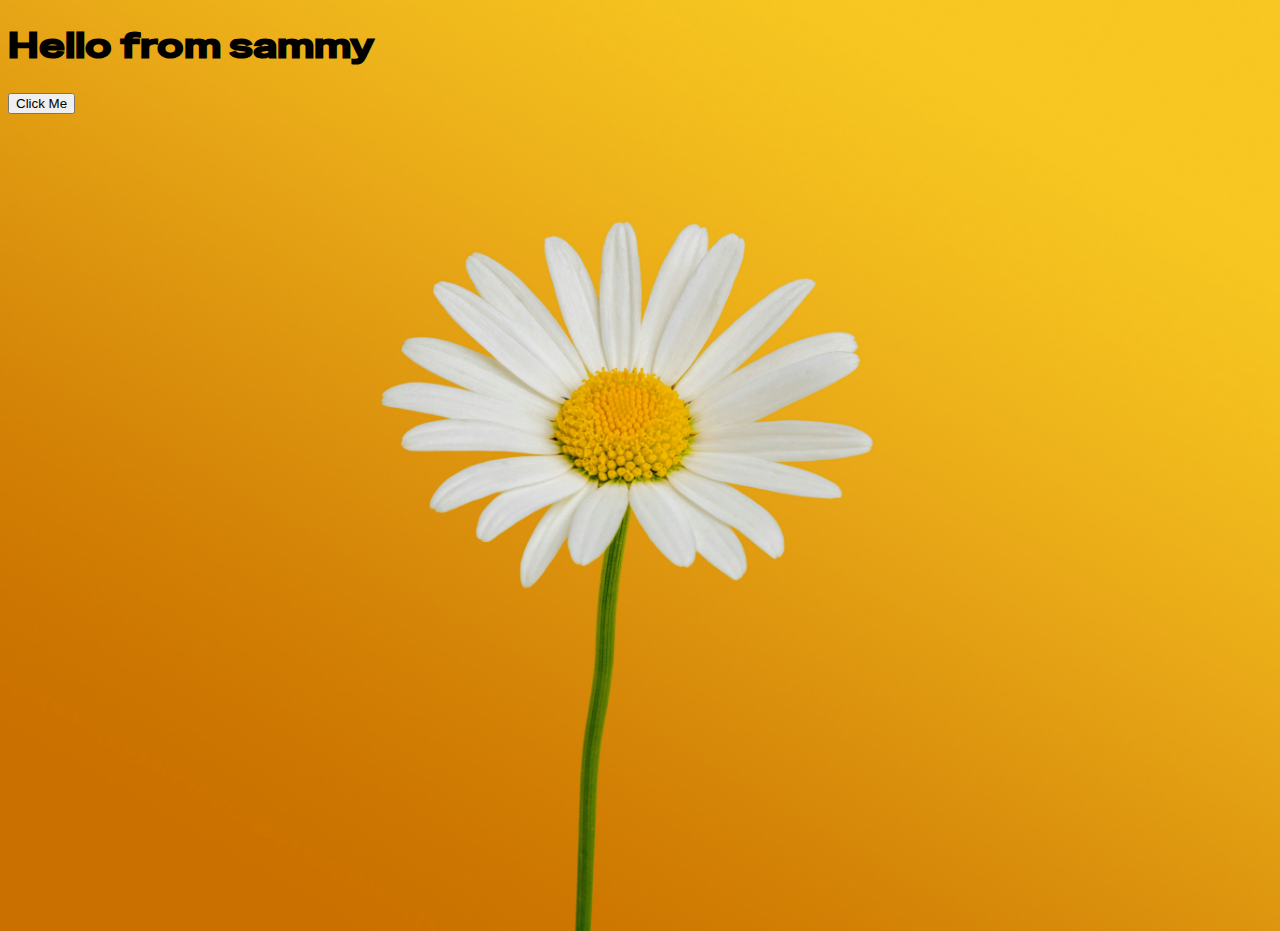
<file: index.html>
<!DOCTYPE html>
<html lang="en">
<head>
    <meta charset="UTF-8">
    <meta name="viewport" content="width=device-width, initial-scale=1.0">
    <title>Document</title>
    <link rel="stylesheet" href="CSS/style.css">
</head>
<body >
    
    <h1 class="title">Hello from sammy</h1>
    <button class="btn">Click Me</button>

   <script src="./app.js"></script>

</body>
</html>
</file>
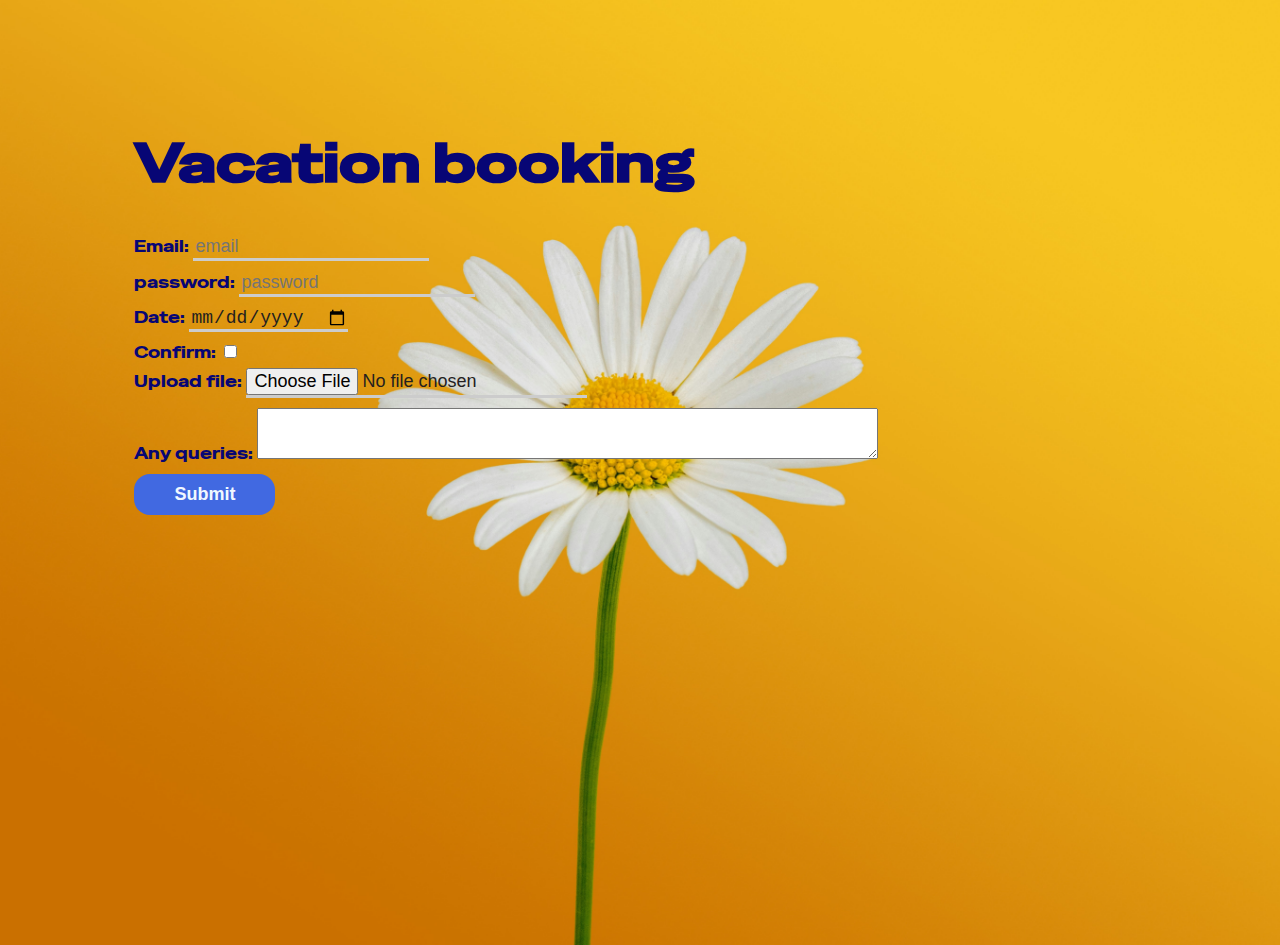
<file: contact.html>
<!DOCTYPE html>
<html lang="en">

<head>
    <meta charset="UTF-8">
    <meta name="viewport" content="width=device-width, initial-scale=1.0">
    <title>Booking site</title>
     <link rel="stylesheet" href="https://cdnjs.cloudflare.com/ajax/libs/font-awesome/6.5.0/css/all.min.css">
    <link rel="stylesheet" href="style2.css">
    


</head>

<body>
    <div class="container">
        <form action="thankyou.htm" method="get">
            
            <h1>Vacation booking </h1>

            <div class="box">
                <i class="fa-sharp fa-thin fa-envelope"></i>
                <label for="email">Email:</label>
                <input type="email" placeholder="email">
            </div>

            <div class="box">
                <i class="fa-sharp fa-light fa-pen-to-square"></i>
                <label for="password">password:</label>
                <input type="password" placeholder="password">
            </div>

            <div class="box">
                <i class="fa-sharp fa-light fa-calendar-days"></i>
                <label for="date">Date:</label>
                <input type="date" placeholder="Date">
            </div>

            <div class="box">
                <i class="fa-sharp fa-light fa-sparkles"></i>
                <label>Confirm:</label>
                <input type="checkbox" placeholder="checkbox">
            </div>
            
            <div class="box">
                <i class="fa-sharp fa-light fa-arrow-up"></i>
                <label >Upload file:</label>
                <input type="file" name="" id=""><br>
            </div>

            <div class="box">
                <label for="type">Any queries:</label>
                <textarea name="" id="" rows="3" cols="75"></textarea>
            </div>
            
            <div class="box">
                <button class="btn" type="submit">Submit</button>
            </div>
            <br>

        </form>
    </div>
</body>

</html>
</file>
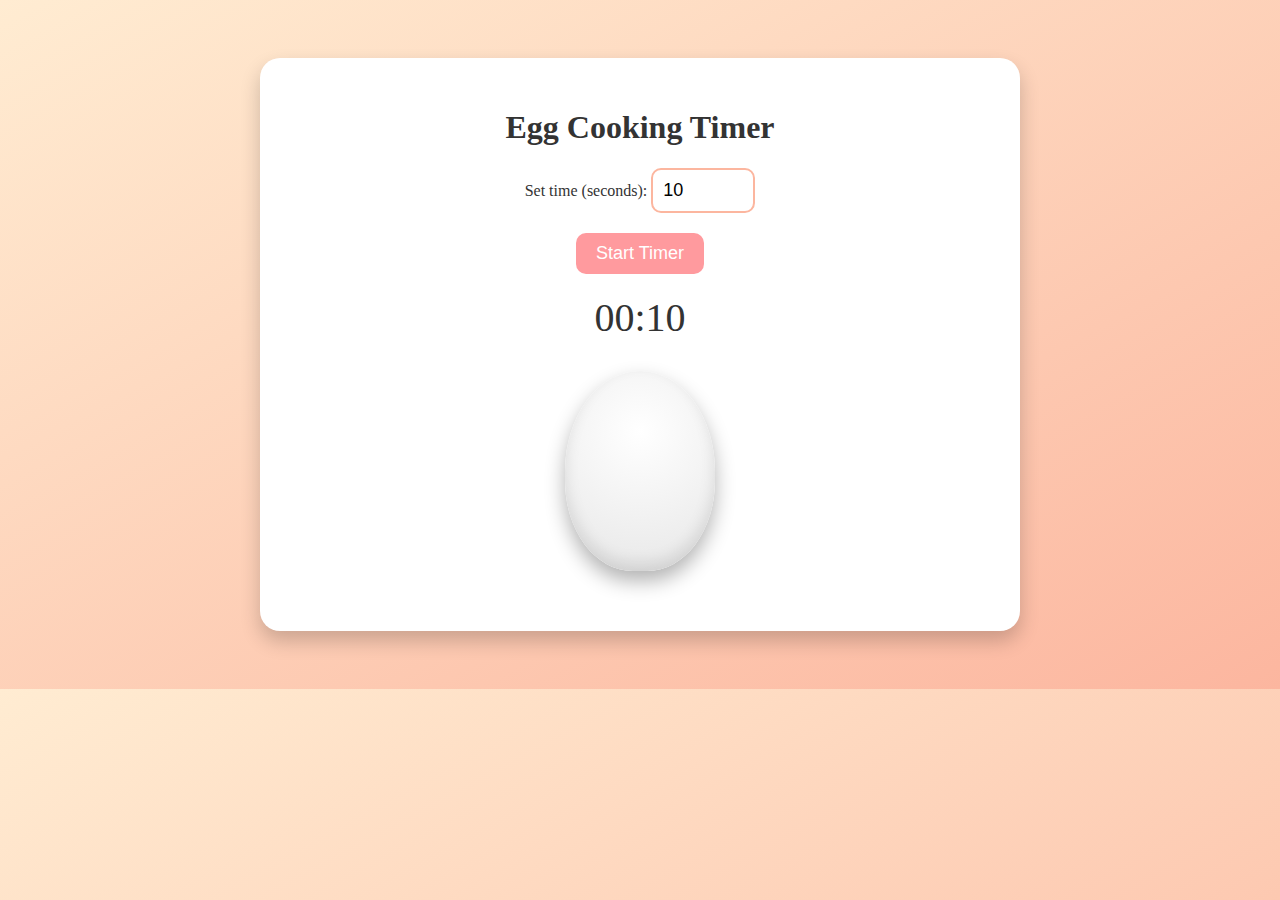
<file: egg.html>
<!DOCTYPE html>
<html lang="en">

<head>
  <meta charset="UTF-8">
  <meta name="viewport" content="width=device-width, initial-scale=1.0">
  <title>Egg Timer</title>
  <link rel="stylesheet" href="eggstyle.css">
</head>

<body>
  <div class="container wider">
    <h1>Egg Cooking Timer</h1>
    <label>Set time (seconds): </label>
    <input type="number" id="timeInput" min="1" value="10">
    <br>
    <button onclick="startTimer()">Start Timer</button>
    <div id="timerDisplay">00:10</div>
    <div class="egg">
      <div class="chicken" id="chicken"></div>
    </div>
    <div id="message" class="message"></div>
<button id="resetBtn" onclick="resetTimer()" style="display: none;">Reset</button>
<audio id="dingSound" src="https://www.soundjay.com/buttons/sounds/button-3.mp3"></audio>

  </div>

 <script>
  let timer;
  let countdown;

  function startTimer() {
    const timeInput = document.getElementById('timeInput');
    let seconds = parseInt(timeInput.value);
    const timerDisplay = document.getElementById('timerDisplay');
    const chicken = document.getElementById('chicken');
    const message = document.getElementById('message');
    const resetBtn = document.getElementById('resetBtn');
    const dingSound = document.getElementById('dingSound');

    clearInterval(timer);
    chicken.classList.remove('pop');
    message.textContent = "";
    message.classList.remove('fade-bounce');
    resetBtn.style.display = 'none';

    countdown = seconds;
    timerDisplay.textContent = formatTime(countdown);

    timer = setInterval(() => {
      countdown--;
      timerDisplay.textContent = formatTime(countdown);

      if (countdown <= 0) {
        clearInterval(timer);
        chicken.classList.add('pop');
        message.textContent = "Your eggs are done!";
        message.classList.add('fade-bounce');
        dingSound.play();
        resetBtn.style.display = 'inline-block';
      }
    }, 1000);
  }

  function resetTimer() {
    clearInterval(timer);
    document.getElementById('timerDisplay').textContent = "00:00";
    document.getElementById('chicken').classList.remove('pop');
    document.getElementById('message').textContent = "";
    document.getElementById('message').classList.remove('fade-bounce');
    document.getElementById('resetBtn').style.display = 'none';
  }

  function formatTime(seconds) {
    const mins = Math.floor(seconds / 60).toString().padStart(2, '0');
    const secs = (seconds % 60).toString().padStart(2, '0');
    return `${mins}:${secs}`;
  }
</script>

</body>

</html>
</file>
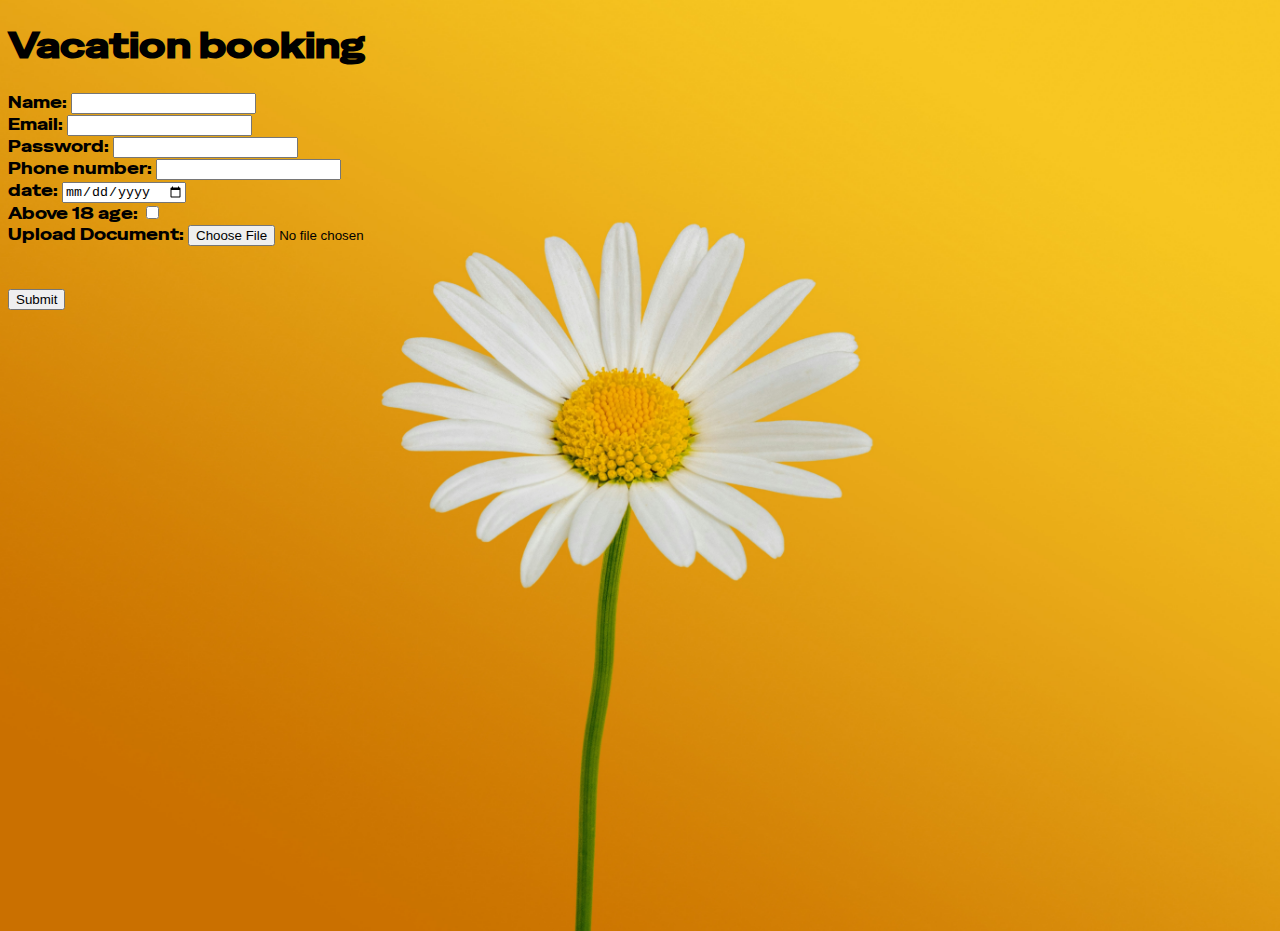
<file: form.html>
<!DOCTYPE html>
<html lang="en">
<head>
    <meta charset="UTF-8">
    <meta name="viewport" content="width=device-width, initial-scale=1.0">
    <title>HillStation</title>
    <link rel="stylesheet" href="CSS/style.css">

</head>
<body>
    <form> 
        <h1>Vacation booking </h1>

        <label>  Name: </label>
        <input type="text"> <br>

        <label>  Email: </label>
        <input type="email"> <br>

        <label>  Password: </label>
        <input type="password"> <br>

        <label>  Phone number: </label>
        <input type="number"> <br>

        <label>  date: </label>
        <input type="date"> <br>

        <label> Above 18 age: </label>
        <input type="checkbox"> <br>

        <label> Upload Document: </label>
        <input type="file"> <br>
        <br>
        <br>

       
        

        <button class="btn">Submit</button>
    </form>
</body>
</html>
</file>
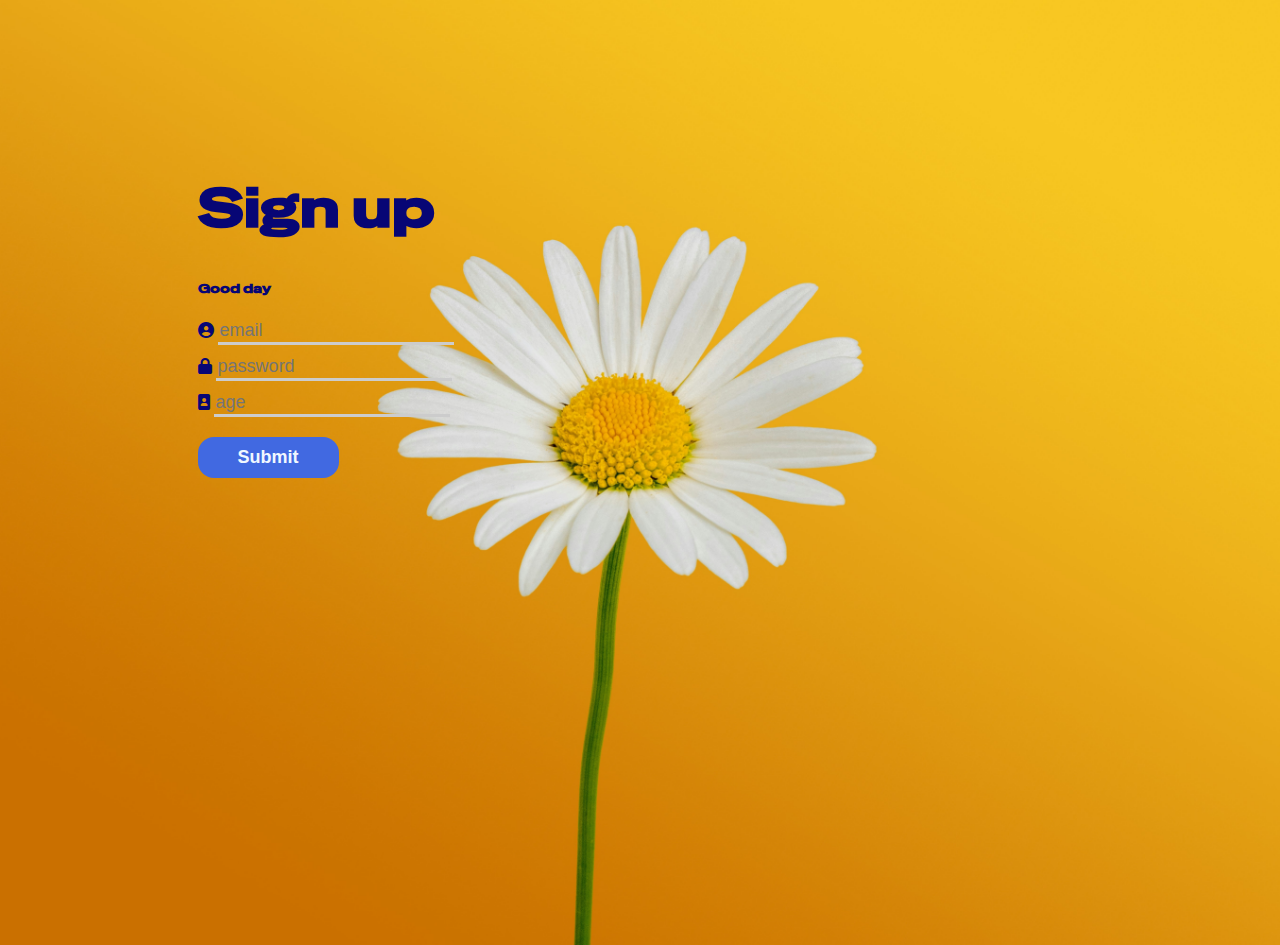
<file: login.html>
<!DOCTYPE html>
<html lang="en">

<head>
    <meta charset="UTF-8">
    <meta name="viewport" content="width=device-width, initial-scale=1.0">
    <title>Log in</title>
   <link rel="stylesheet" href="https://cdnjs.cloudflare.com/ajax/libs/font-awesome/6.5.0/css/all.min.css">
    <link rel="stylesheet" href="loginstyle.css">
</head>

<body>
    <div class="container">

        <h1>Sign up</h1>
        <h5>Good day</h5>

        <form action="contact.html" method="get">

            <div class="box">
                <i class="fa-duotone fa-solid fa-circle-user"></i>
                <input type="email" placeholder="email">
            </div>

        <div class="box">
            <i class="fa-duotone fa-solid fa-lock"></i>
            <input type="password" placeholder="password">

         <div class="box">
            <i class="fa-duotone fa-solid fa-image-portrait"></i>
            <input type="number" placeholder="age">
            <br>
        <button class="btn" type="submit">Submit</button>
    </div>
    </form>

</body>

</html>
</file>
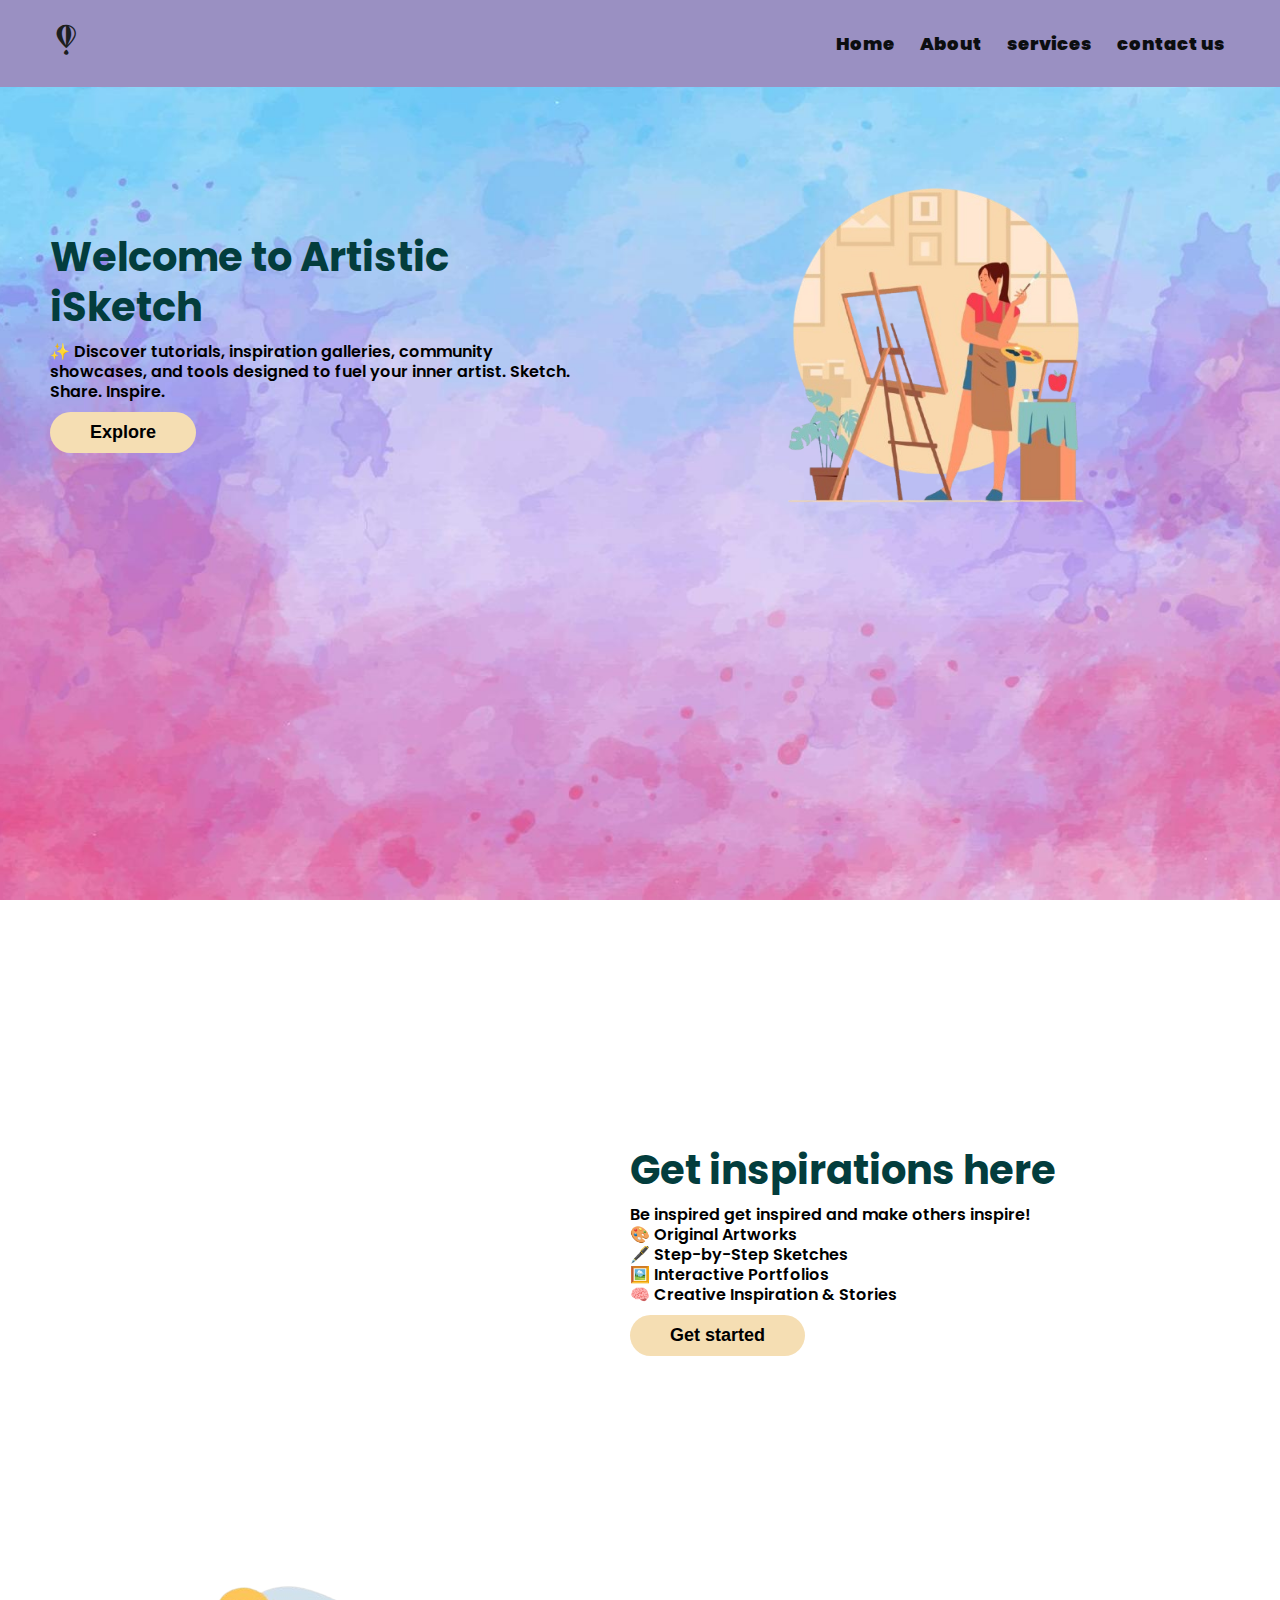
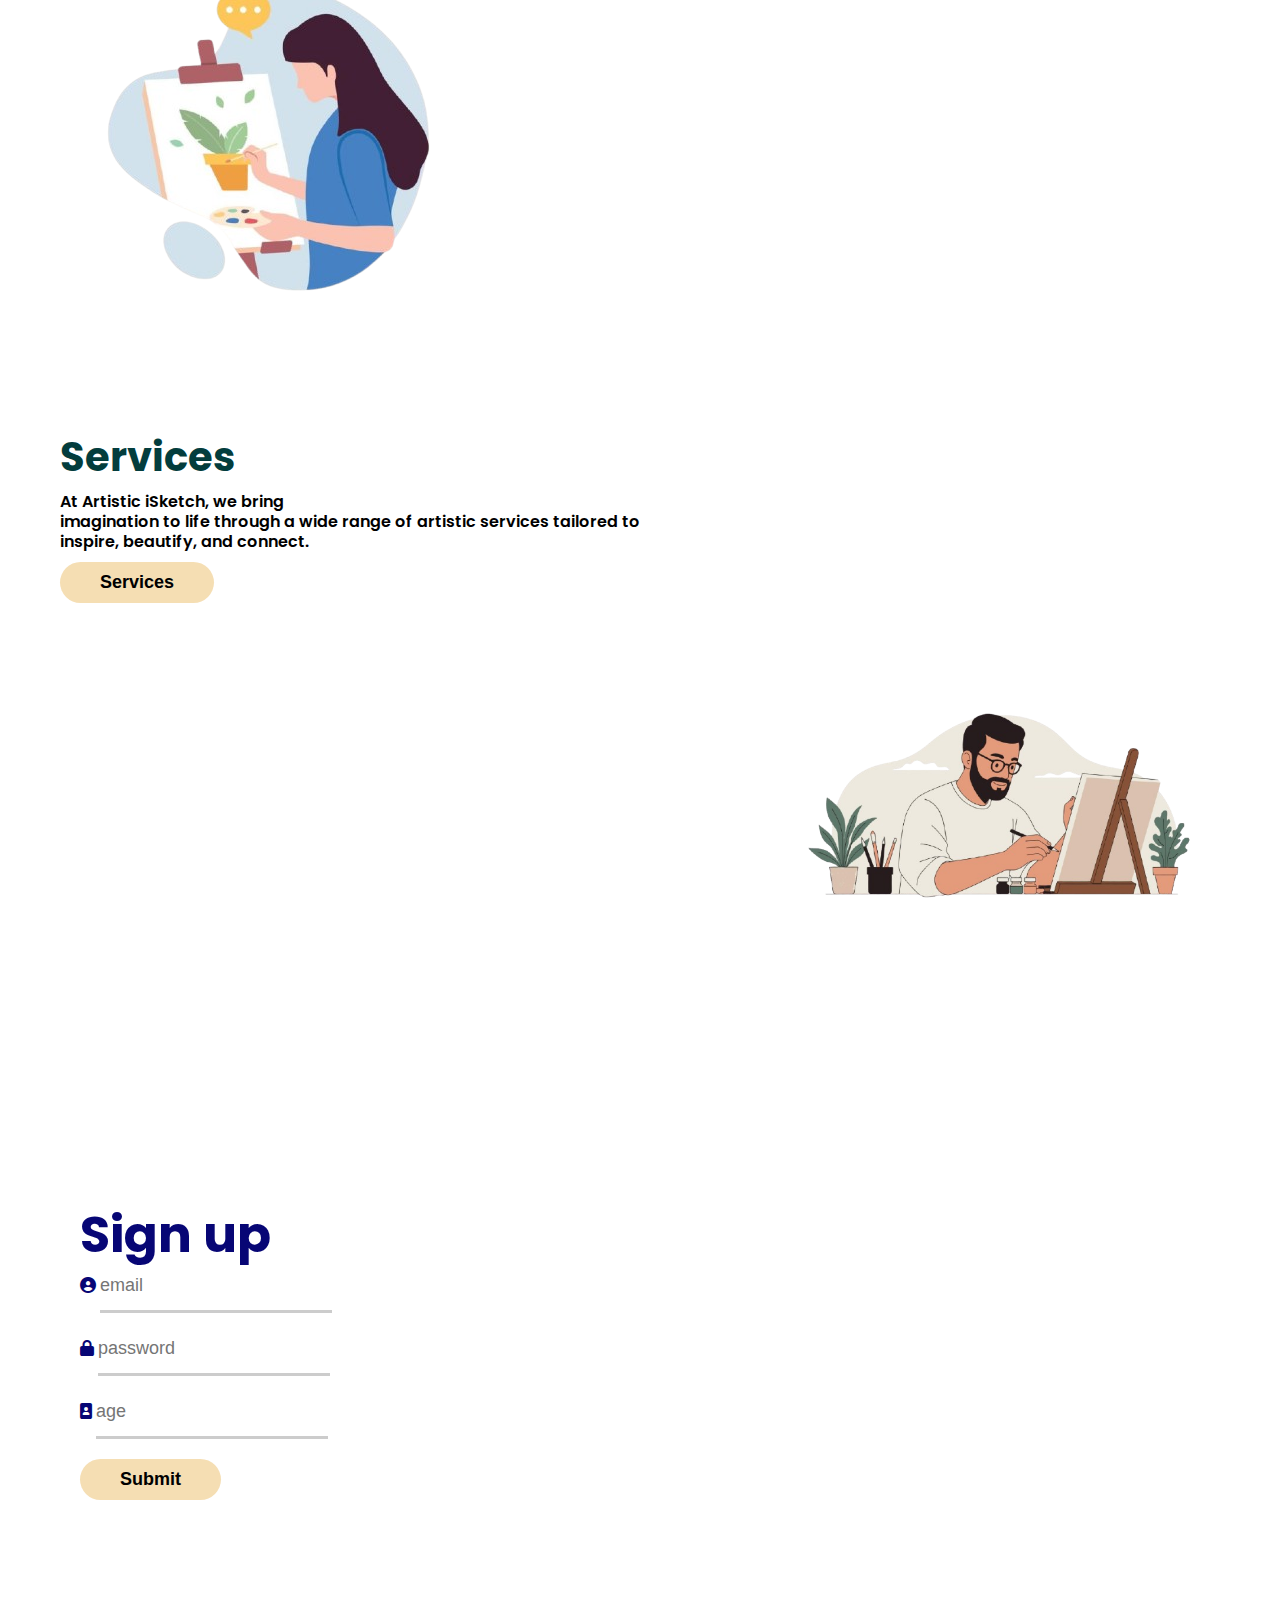
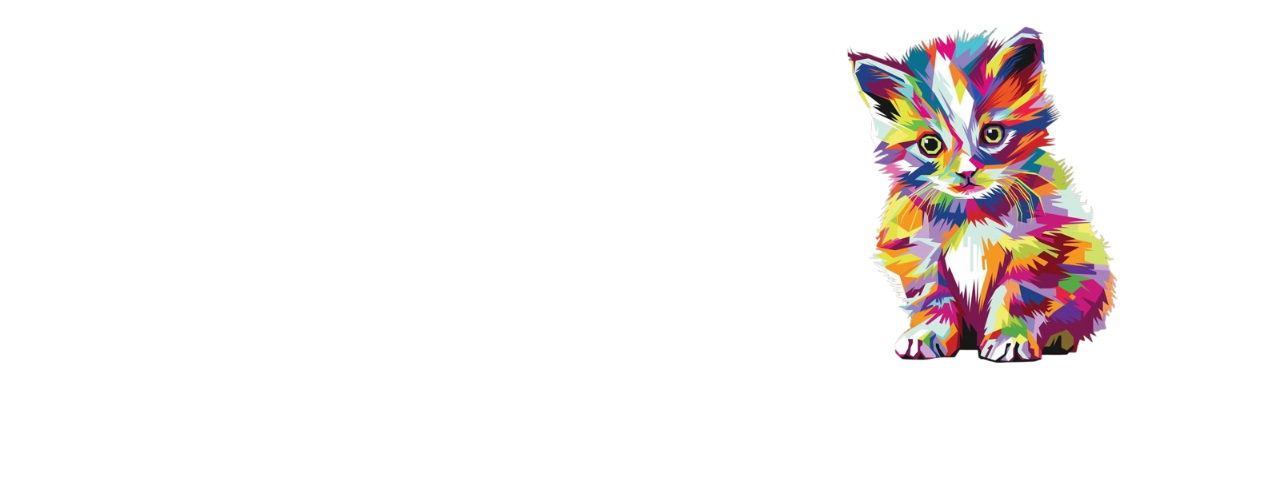
<file: nav.html>
<!DOCTYPE html>
<html lang="en">

<head>
    <meta charset="UTF-8">
    <meta name="viewport" content="width=device-width, initial-scale=1.0">
    <title>Navigation</title>
    <link rel="stylesheet" href="CSS/navStyle.css">
    <link rel="stylesheet" href="https://cdnjs.cloudflare.com/ajax/libs/font-awesome/6.5.0/css/all.min.css">
    <link rel="stylesheet" href="https://unpkg.com/aos@next/dist/aos.css" />
</head>

<body>
   
    <header>

        <nav>
            <ul>
                <i class="fa-brands fa-fly"></i>
                <li><a href="#Home">Home</a></li>
                <li><a href="#about">About</a></li>
                <li><a href="#services">services</a></li>
                <li><a href="#contact">contact us</a></li>
            </ul>
        </nav>

    </header>


    <main>
        <div class="container" id="Home">

            <div class="left">
                <div class="content">
                    <h1 class="title">Welcome to Artistic iSketch </h1>

                    <div class="para">✨ Discover tutorials, inspiration galleries, community showcases, and tools
                        designed to fuel your inner artist. Sketch. Share. Inspire. </div>

                    <button class="btn">Explore</button>
                </div>
            </div>
            <div class="right">
                <div class="imgContainer">
                    <img data-aos="slide-up" width="400" src="./img/art1.png" alt="">
                </div>
            </div>
        </div>

        <div class="aboutContainer">

            <div class="aboutLeft" id="about">

                <div class="aboutImgcon">
                    <img data-aos="slide-up" width="500" src="./img/artbg1.png" alt="">
                </div>
            </div>

            <div class="aboutRight">

                <div class="aboutContent">
                    <h1 class="aboutTitle"> Get inspirations here</h1>
                    <div class="aboutPara"> Be inspired get inspired and make others inspire! <br>
                        🎨 Original Artworks <br>🖋️ Step-by-Step Sketches <br>🖼️ Interactive Portfolios <br>🧠
                        Creative Inspiration & Stories
                    </div>
                    <button class="btn">Get started</button>

                </div>
            </div>
        </div>

        <div class="servContainer" id="services">
            <div class="servContent">
                <div class="servLeft">

                    <h1 class="title">Services</h1>
                    <div class="servPara">At Artistic iSketch, we bring <br>imagination to life through a wide range of artistic services tailored to inspire, beautify, and connect.</div>
                    <button class="btn">Services</button>
                </div>

                <div class="servRight">

                    <div class="servImg">
                        <img data-aos="slide-up" width="400" src="./img/enterbg.png" alt="">
                    </div>

                </div>
            </div>
        </div>

        <div class="contactContainer" id="contact">
            <div class="contactContent">
                <div class="contactLeft">

                    <h1>Sign up</h1>

                    <form action="thankyou.html" method="get">
                    <div class="box">
                        
                        <i class="fa-duotone fa-solid fa-circle-user"></i>
                        <input type="email" placeholder="email">
                    </div>

                    <div class="box">
                        <i class="fa-duotone fa-solid fa-lock"></i>
                        <input type="password" placeholder="password">

                        <div class="box">
                            <i class="fa-duotone fa-solid fa-image-portrait"></i>
                            <input type="number" placeholder="age">
                            <br>
                            <button class="btn" type="submit">Submit</button>

                        </div>
                    </div>
                </div>
            </form>

                <div class="contactRight">
                    <div class="contactImg">
                        <img data-aos="slide-up" width="400" src="./img/cat.png" alt="">

                    </div>
                </div>
            </div>
    </main>



    <script src="https://unpkg.com/aos@next/dist/aos.js"></script>
    <script>
        AOS.init({
            delay: 200,
            duration: 1000,
        });
    </script>
</body>

</html>
</file>
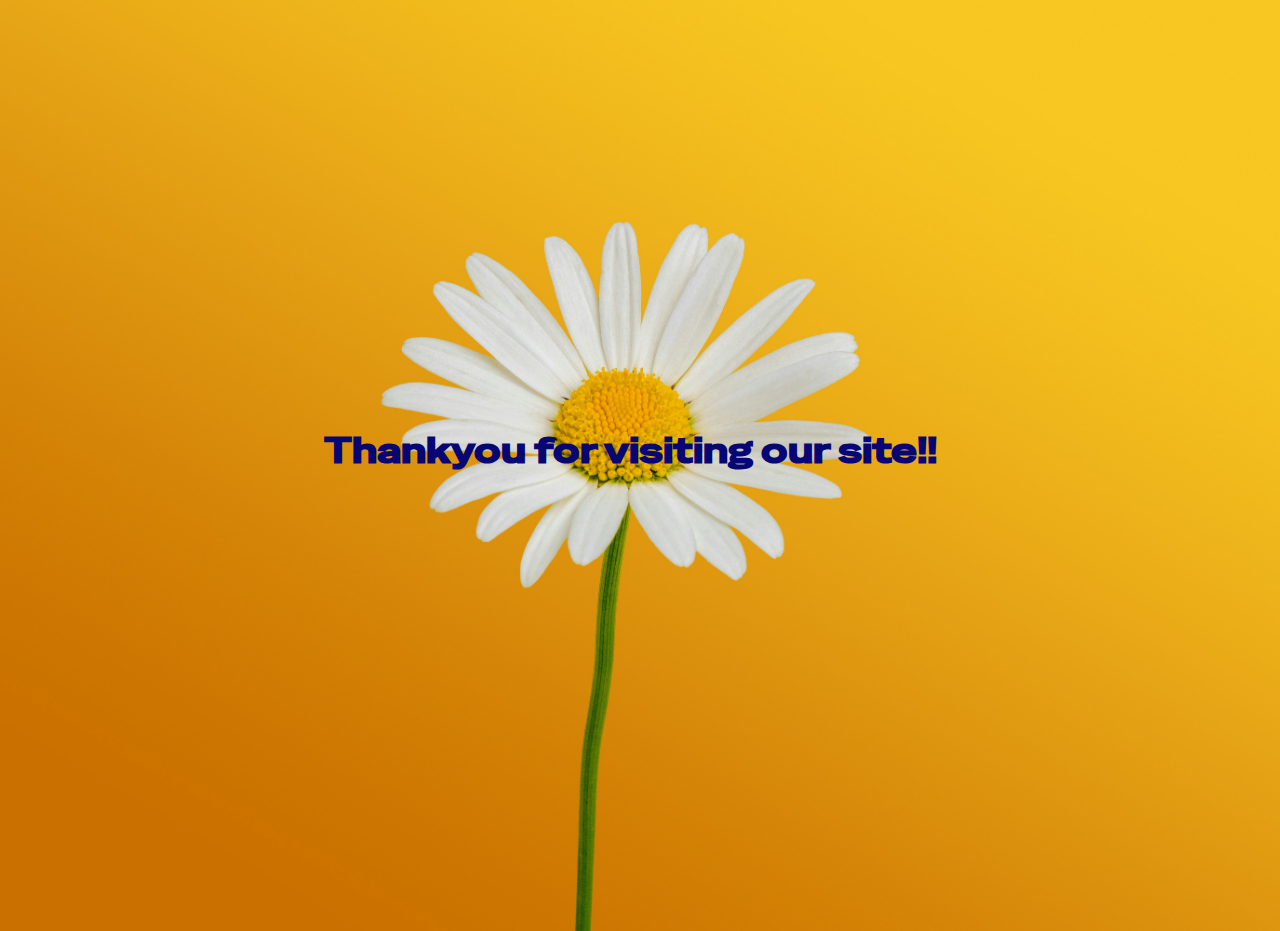
<file: thankyou.htm>
<!DOCTYPE html>
<html lang="en">
<head>
    <meta charset="UTF-8">
    <meta name="viewport" content="width=device-width, initial-scale=1.0">
    <title>thankyou!</title>
    <link rel="stylesheet" href="TYstyle.css">
</head>
<body>
    
    <div class="container">
        <h1>Thankyou for visiting our site!!</h1>

    </div>
</body>
</html>
</file>
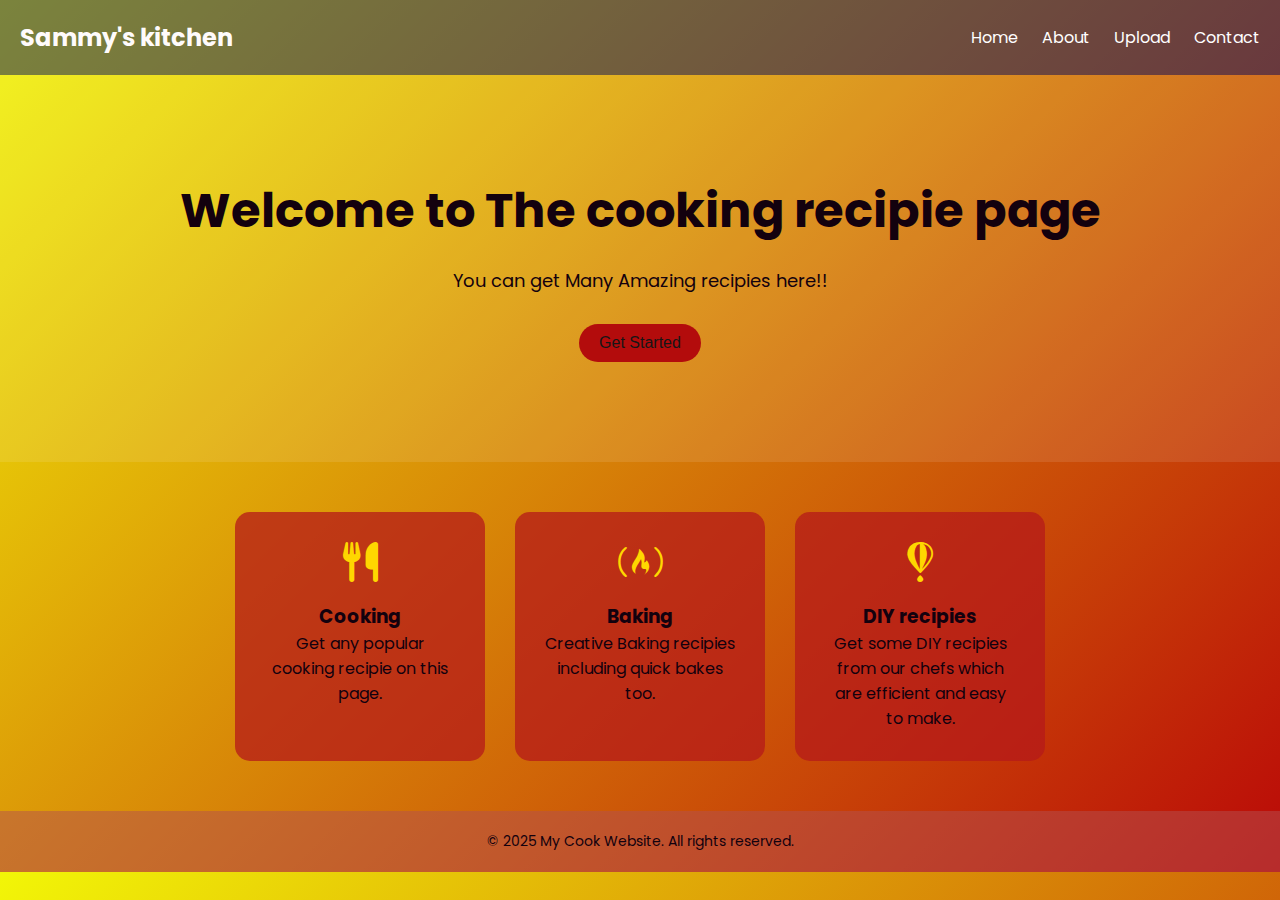
<file: website.html>
<!DOCTYPE html>
<html lang="en">
<head>
    <meta charset="UTF-8">
    <meta name="viewport" content="width=device-width, initial-scale=1.0">
    <title>cooking Website</title>
    <link rel="stylesheet" href="webStyle.css">
    <!-- Google Fonts -->
    <link href="https://fonts.googleapis.com/css2?family=Poppins:wght@400;700&display=swap" rel="stylesheet">
    <!-- Font Awesome Icons -->
    <link rel="stylesheet" href="https://cdnjs.cloudflare.com/ajax/libs/font-awesome/6.4.0/css/all.min.css">
</head>
<body>

    <!-- Navigation Bar -->
    <nav class="navbar">
        <h1>Sammy's kitchen</h1>
        <div class="nav-links">
            <a href="#">Home</a>
            <a href="#">About</a>
            <a href="#">Upload</a>
            <a href="#">Contact</a>
        </div>
    </nav>

    <!-- Hero Section -->
    <header class="hero">
        <h2>Welcome to The cooking recipie page</h2>
        <p>You can get Many Amazing recipies here!!</p>
        <button type="submit">Get Started</button>
    </header>   

    <!-- Card Section -->
    <section class="cards">
        <div class="card">
           <i class="fa-solid fa-utensils"></i>
            <h3>Cooking</h3>
            <p>Get any popular cooking recipie on this page.</p>
        </div>
        <div class="card">
            <i class="fa-brands fa-free-code-camp"></i>
            <h3>Baking</h3>
            <p>Creative Baking recipies including quick bakes too.</p>
        </div>
        <div class="card">
            <i class="fa-brands fa-fly"></i>
            <h3>DIY recipies</h3>
            <p>Get some DIY recipies from our chefs which are efficient and easy to make.</p>
        </div>
    </section>

    <!-- Footer -->
    <footer>
        <p>&copy; 2025 My Cook Website. All rights reserved.</p>
    </footer>

</body>
</html>
</file>
<file: CSS/style.css>
@import url('https://fonts.googleapis.com/css2?family=Playfair+Display:ital,wght@0,400..900;1,400..900&family=Special+Gothic+Expanded+One&display=swap');

body {
    height: 100vh;
    background: url('../img/flower.jpg') no-repeat center / cover;
    font-family: "Special Gothic Expanded One", sans-serif;
    font-weight: 400;
    font-style: normal;
}

.container{
    position: relative;
    left: 25%;
    top: 45%;
    color: rgb(7, 6, 117);
}

h1{
    font-size: 35px;
}
</file>
<file: style2.css>
@import url('https://fonts.googleapis.com/css2?family=Playfair+Display:ital,wght@0,400..900;1,400..900&family=Special+Gothic+Expanded+One&display=swap');

body {
    height: 100vh;
    background: url('../img/flower.jpg') no-repeat center / cover;
    
   
    font-family: "Special Gothic Expanded One", sans-serif;
    font-weight: 400;
    font-style: normal;
}

.container{
    position: relative;
    left: 10%;
    top: 10%;
    color: rgb(7, 6, 117);
}

h1{
    font-size: 55px;
}

input{
    outline: none;
    border: none;
    font-size: 18px;
    border-bottom: 3px solid #ccc;
    margin-bottom: 10px;
    background: transparent;
    color:#241f1f;
}

.btn{
    outline: none;
    border: none;
    padding: 10px 40px;
    background: royalblue;
    color: aliceblue;
    margin-top: 10px;
    font-size: 18px;
    font-weight: bolder;
    border-radius: 16px;

}
.btn:hover{
    background: rgb(15, 15, 50);
    
}
</file>
<file: eggstyle.css>
body {
  background: linear-gradient(to bottom right, #ffecd2, #fcb69f);
  font-family: 'Comic Sans MS', cursive;
  text-align: center;
  padding: 50px;
  color: #333;
  
}

.container {
  background: #fff;
  padding: 30px;
  border-radius: 20px;
  box-shadow: 0 10px 20px rgba(0, 0, 0, 0.2);
  display: inline-block;
  position: relative;
  max-width: 500px;
  width: 90%;
}

.container.wider {
  max-width: 700px;
}

input[type="number"] {
  padding: 10px;
  width: 80px;
  border-radius: 10px;
  border: 2px solid #fcb69f;
  font-size: 18px;
}

button {
  margin-top: 20px;
  padding: 10px 20px;
  border: none;
  background-color: #ff9a9e;
  color: white;
  font-size: 18px;
  border-radius: 10px;
  cursor: pointer;
  transition: background-color 0.3s;
}

button:hover {
  background-color: #f67280;
}

#timerDisplay {
  font-size: 40px;
  margin-top: 20px;
}

.egg {
  width: 150px;
  height: 200px;
  background: radial-gradient(circle at 50% 30%, #fff, #e6e6e6);
  border-radius: 50% 50% 45% 45%;
  margin: 30px auto;
  position: relative;
  box-shadow: inset 0 -8px 15px rgba(0, 0, 0, 0.1),
              0 10px 20px rgba(0, 0, 0, 0.3);
  transition: transform 0.5s ease;
}

.chicken {
  position: absolute;
  top: 50%;
  left: 50%;
  transform: translate(-50%, -50%) scale(0);
  width: 100px;
  height: 100px;
  background: url('../img/chickenbg.PNG') no-repeat center/contain;
  transition: transform 0.6s ease;
}

.pop {
  transform: translate(-50%, -50%) scale(1);
}

.message {
  font-size: 24px;
  margin-top: 20px;
  color: #f67280;
  opacity: 0;
  transform: scale(0.8);
  transition: all 0.5s ease-out;
}

.fade-bounce {
  opacity: 1;
  animation: bounce 1s ease;
  transform: scale(1);
}

@keyframes bounce {
  0%   { transform: scale(1); }
  50%  { transform: scale(1.2); }
  70%  { transform: scale(0.9); }
  100% { transform: scale(1); }
}

#resetBtn {
  margin-top: 20px;
  padding: 10px 20px;
  background-color: #77dd77;
  color: white;
  border: none;
  border-radius: 10px;
  font-size: 16px;
  cursor: pointer;
  transition: background-color 0.3s ease;
}

#resetBtn:hover {
  background-color: #66cc66;
}
</file>
<file: loginstyle.css>
@import url('https://fonts.googleapis.com/css2?family=Playfair+Display:ital,wght@0,400..900;1,400..900&family=Special+Gothic+Expanded+One&display=swap');

body {
    height: 100vh;
    
    background: url('../img/flower.jpg') no-repeat center / cover;
    font-family: "Special Gothic Expanded One", sans-serif;
    font-weight: 400;
    font-style: normal;
}

.container{
    position: relative;
    left: 15%;
    top: 15%;
    color: rgb(7, 6, 117);
}

h1{
    font-size: 55px;
}

input{
    outline: none;
    border: none;
    font-size: 18px;
    border-bottom: 3px solid #ccc;
    margin-bottom: 10px;
    background: transparent;
    color:#241f1f;
}

.btn{
    outline: none;
    border: none;
    padding: 10px 40px;
    background: royalblue;
    color: aliceblue;
    margin-top: 10px;
    font-size: 18px;
    font-weight: bolder;
    border-radius: 16px;
  

}
.btn:hover{
    background: rgb(15, 15, 50);
    
}
</file>
<file: CSS/navStyle.css>
@import url('https://fonts.googleapis.com/css2?family=Poppins:ital,wght@0,100;0,200;0,300;0,400;0,500;0,600;0,700;0,800;0,900;1,100;1,200;1,300;1,400;1,500;1,600;1,700;1,800;1,900&display=swap');

* {
    margin: 0%;
    padding: 0%;

}

body {
    height: 100vh;
    font-family: "Poppins", sans-serif;
    font-weight: 600;
    font-style: normal;
    background: url('../img/background.jpg') no-repeat center / cover fixed;
}

header {
    background: rgb(154, 144, 194);

}

ul {
    display: flex;
    padding: 30px;
    justify-content: end;
}

li {
    list-style: none;
    margin-right: 25px;
}

a {
    color: rgb(135, 66, 72);
    text-decoration: none;
    font-size: large;
    font-weight: bolder;
    color: rgb(12, 14, 16);
    border-radius: 0%;
}

.fa-brands {

    position: absolute;
    top: 20px;
    left: 0px;
    display: flex;
    size-adjust: 50%;
    padding: 5px;
    font-size: 30px;
    margin-left: 50px;
    color: rgb(28, 30, 31);

}

a:hover {
    color: rgb(236, 229, 229);
}


.container {
    height: 100vh;
    display: flex;
}

.left {
    height: 100vh;
    width: 50vw;
}

.right {
    height: 100vh;
    width: 50vw;
}

.content {
    position: relative;
    top: 15%;
    padding: 0px 50px;
}

.title {
    color: rgb(3, 61, 61);
    margin-top: 10px;
    font-size: 40px;
    line-height: 50px;
}

.para {
    margin-top: 10px;
    line-height: 20px;
}

.btn {
    outline: none;
    border: none;
    background: wheat;
    border-radius: 40px;
    color: black;
    font-size: 18px;
    font-weight: bolder;
    padding: 10px 40px;
    margin-top: 10px;
    transition: 0.5s;
}

.btn:hover {
    background: rgb(244, 117, 117);
}

.imgContainer {
    position: relative;
    top: 6%;
    left: 15%;
}

.aboutContainer {
    display: flex;
    height: 100vh;

}

.aboutTitle {
    color: rgb(3, 61, 61);
    margin-bottom: 10px;
    font-size: 40px;
    line-height: 50px;

}

.aboutContent {
    position: relative;
    top: 15%;
    padding: 0px 50px;
    right: 10px;
}

.aboutRight {
    height: 100vh;
    width: 50vw;
    position: relative;
    right: 50px;
}

.aboutLeft {
    height: 100vh;
    width: 50vw;
    position: relative;
    left: 20px;
}

.aboutPara {
    margin-top: 10px;
    line-height: 20px;

}

.servContainer {

    height: 100vh;
    display: flex;
}

.servContent {
    position: relative;
    top: 15%;
    padding: 0px 50px;
    right: 10px;
    display: flex;
}


.servLeft {

    height: 100vh;
    width: 50vw;
    position: relative;
    left: 20px;
}

.servRight {

    height: 100vh;
    width: 50vh;
    position: relative;
    left: 50px;


}

.servImg {

    position: relative;
    top: 6%;
    left: 15%;
}

.servPara {
    margin-top: 10px;
    line-height: 20px;
}

.contactContainer {
    height: 100vh;

    color: rgb(7, 6, 117);
}

.contactContent {
    display: flex;
    margin-left: 20px;
}

input {
    outline: none;
    border: none;
    font-size: 18px;
    border-bottom: 3px solid #ccc;
    margin-bottom: 10px;
    background: transparent;
    color: #241f1f;
    line-height: 50px;
}

h1 {
    font-size: 50px;
    margin-top: 23px;
    line-height: 50px;
}

.contactLeft {
    height: 100vh;
    width: 50vw;
    position: relative;
    left: 20px;
    padding: 0px 40px;
}

.contactRight {
    height: 100vh;
    width: 50vw;
}

.contactImg {
    position: absolute;
    right: 100px;
}
</file>
<file: TYstyle.css>
@import url('https://fonts.googleapis.com/css2?family=Playfair+Display:ital,wght@0,400..900;1,400..900&family=Special+Gothic+Expanded+One&display=swap');

body {
    height: 100vh;
    background: url('../img/flower.jpg') no-repeat center / cover;
    font-family: "Special Gothic Expanded One", sans-serif;
    font-weight: 400;
    font-style: normal;
}

.container{
    position: relative;
    left: 25%;
    top: 45%;
    color: rgb(7, 6, 117);
}

h1{
    font-size: 35px;
}
</file>
<file: webStyle.css>
/* Reset */
* {
    margin: 0;
    padding: 0;
    box-sizing: border-box;
}

body {
    font-family: 'Poppins', sans-serif;
    background: linear-gradient(135deg, #f2f607, #ba0808);
    color: rgb(19, 1, 14);
}

/* Navbar */
.navbar {
    display: flex;
    justify-content: space-between;
    align-items: center;
    padding: 20px;
    background: rgba(4, 17, 115, 0.5);
}

.navbar h1 {
    font-size: 24px;
    color: #fffbfb;
}

.nav-links a {
    margin-left: 20px;
    color: white;
    text-decoration: none;
    transition: color 0.3s;
}

.nav-links a:hover {
    color: #021218;
}

/* Hero Section */
.hero {
    text-align: center;
    padding: 100px 20px;
    background: rgba(255,255,255,0.1);
}

.hero h2 {
    font-size: 48px;
    margin-bottom: 20px;
}

.hero p {
    font-size: 18px;
    margin-bottom: 30px;
}

.hero button {
    padding: 10px 20px;
    background: #b30c0c;
    color: #161616;
    border: none;
    border-radius: 25px;
    font-size: 16px;
    cursor: pointer;
    transition: transform 0.3s;
}

.hero button:hover {
    transform: scale(1.1);
    background-color: #4b12e7;
}


.cards {
    display: flex;
    justify-content: center;
    gap: 30px;
    padding: 50px 20px;
    flex-wrap: wrap;
}

.card {
    background: rgba(181, 25, 25, 0.754);
    padding: 30px;
    border-radius: 15px;
    width: 250px;
    text-align: center;
    transition: transform 0.3s, background 0.3s;
}

.card:hover {
    transform: translateY(-10px);
    background: rgba(255,255,255,0.2);
    background-color: #8b0b788b;
}

.card i {
    font-size: 40px;
    margin-bottom: 20px;
    color: #ffd700;
}

/* Footer */
footer {
    text-align: center;
    padding: 20px;
    background: rgba(179, 79, 79, 0.5);
    font-size: 14px;
}
</file>
